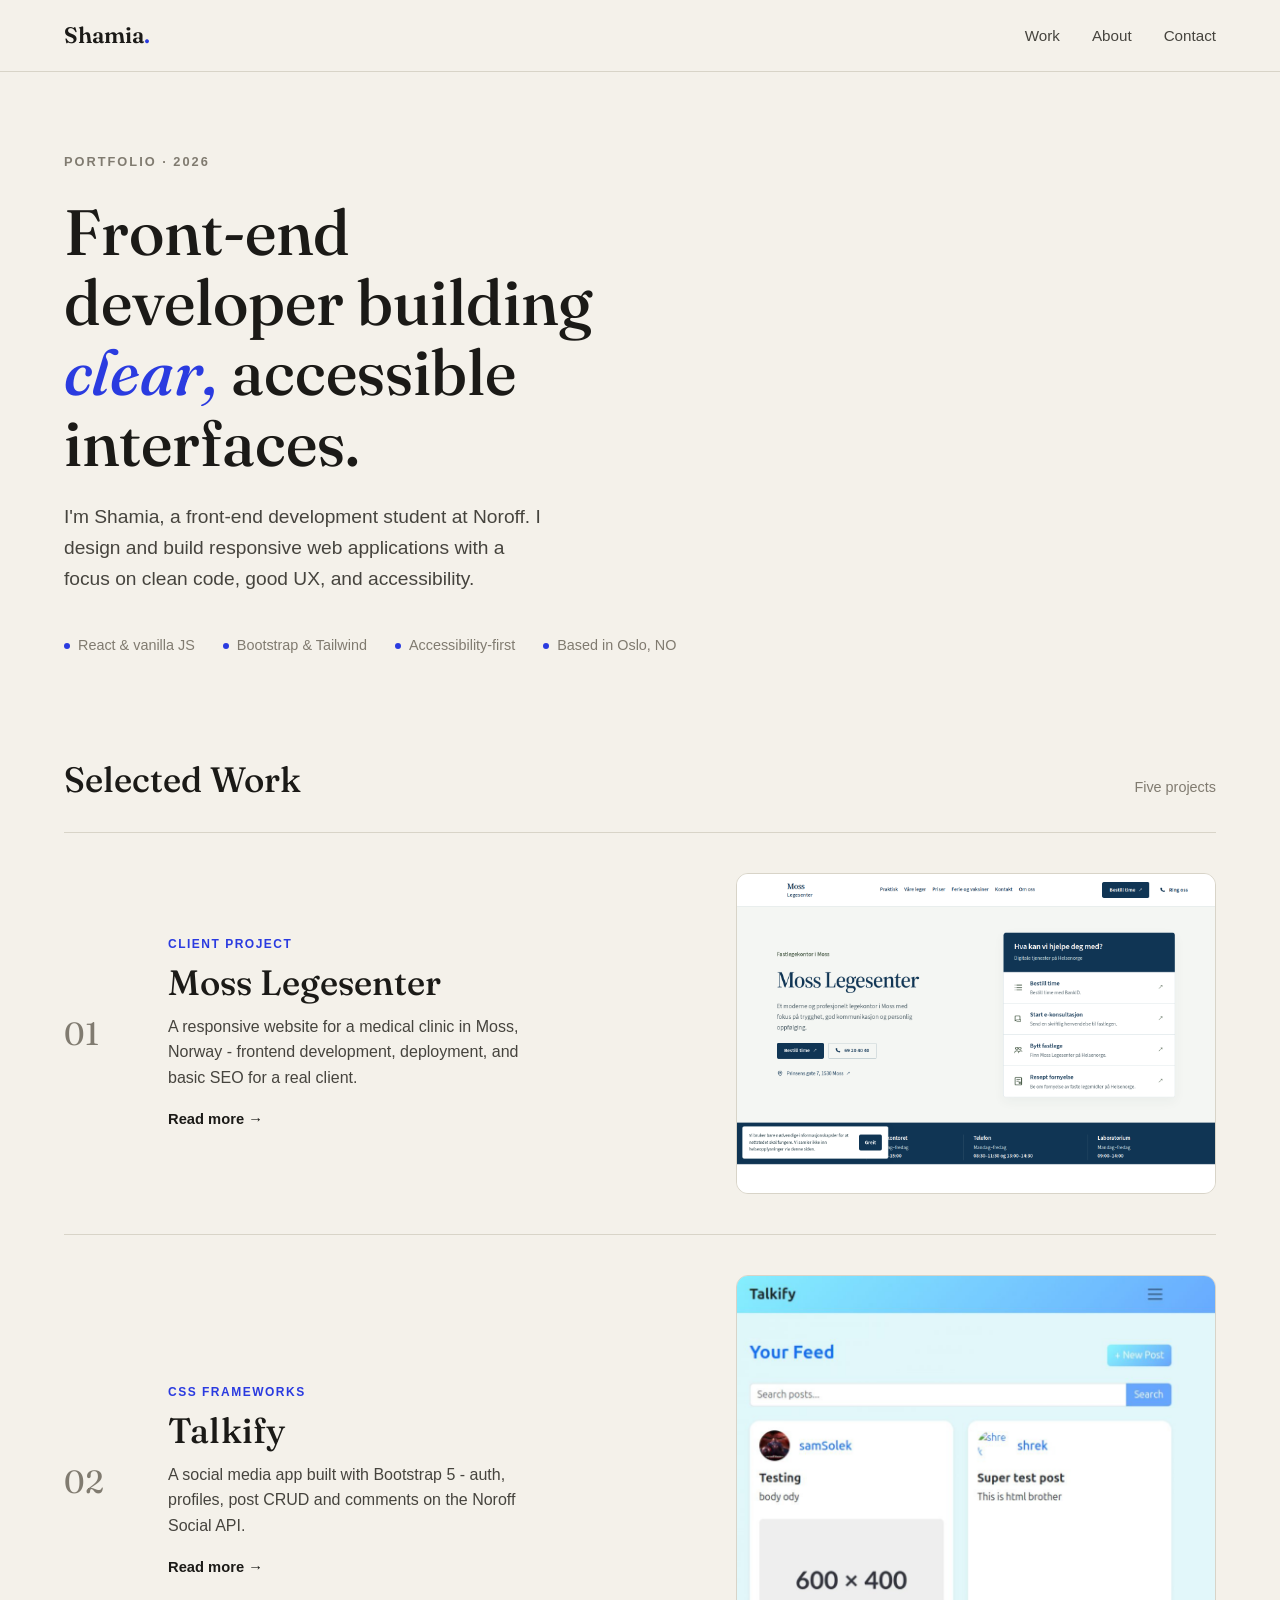
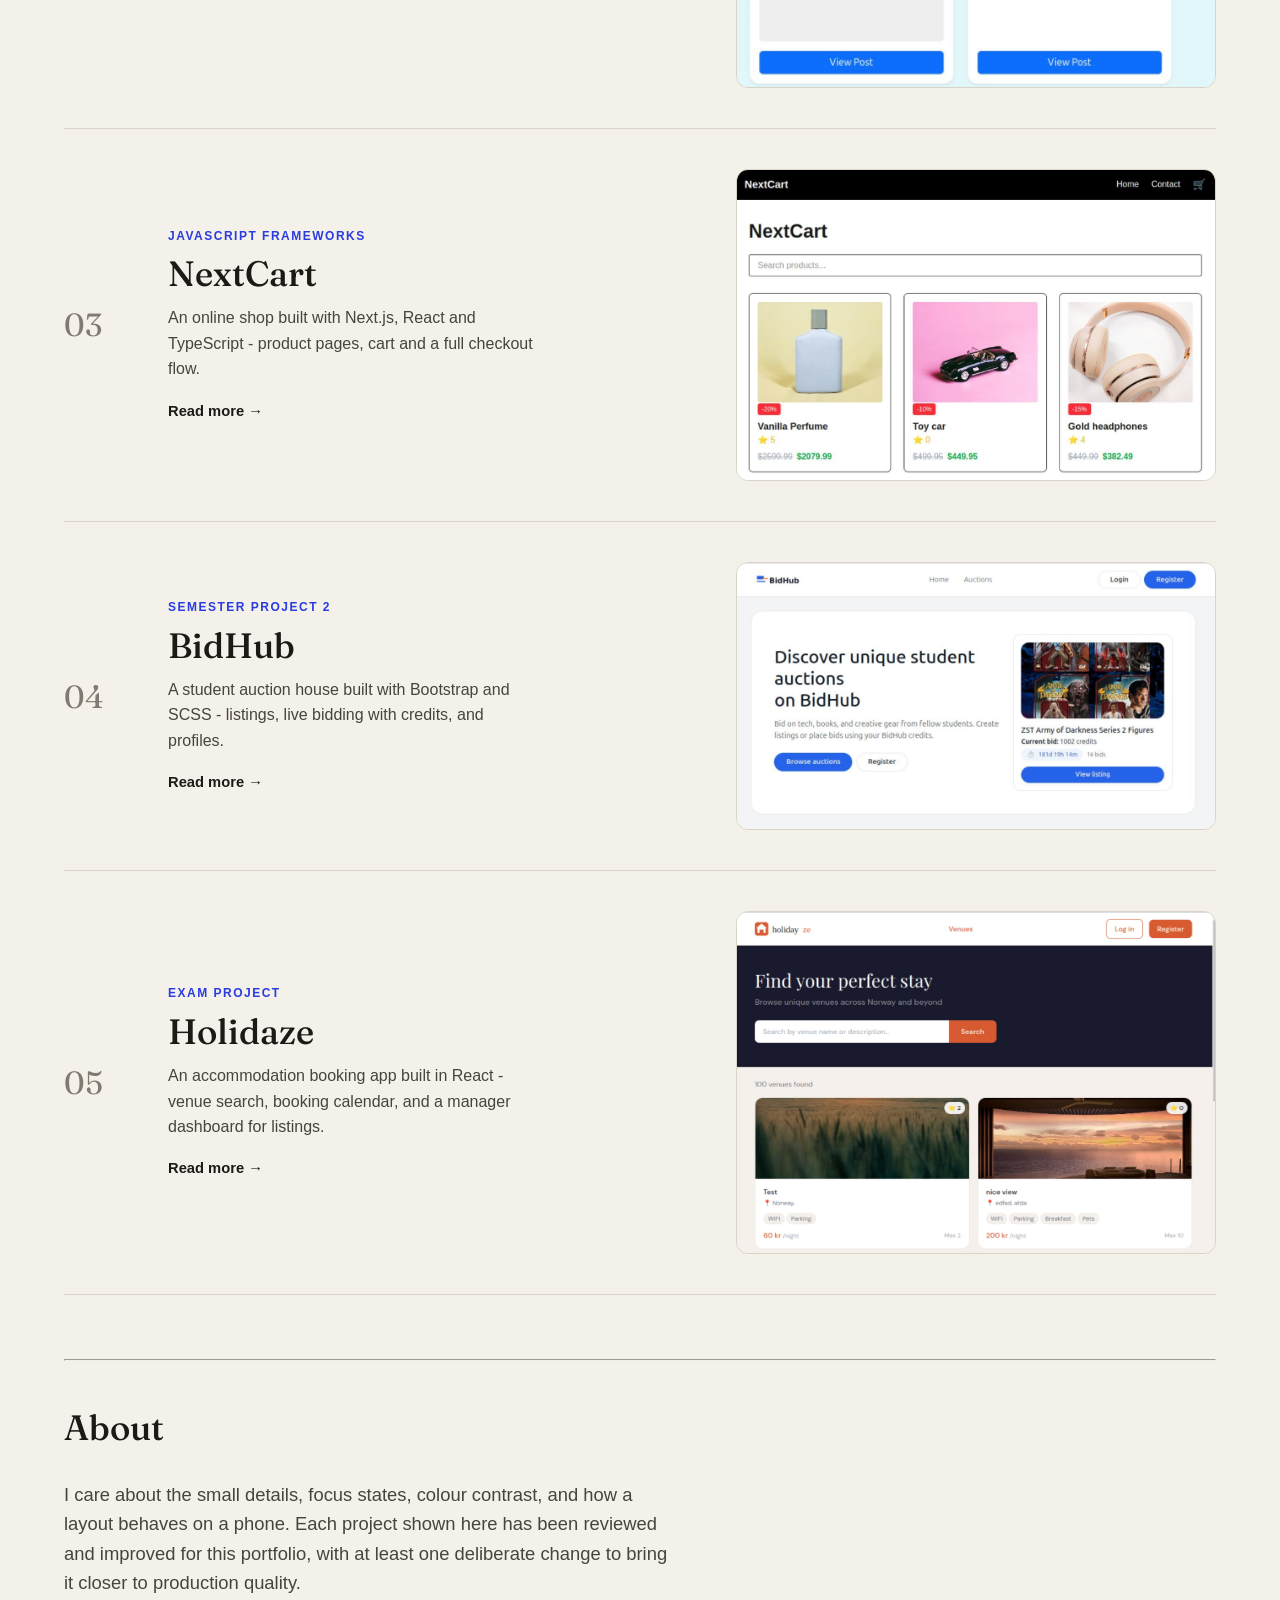
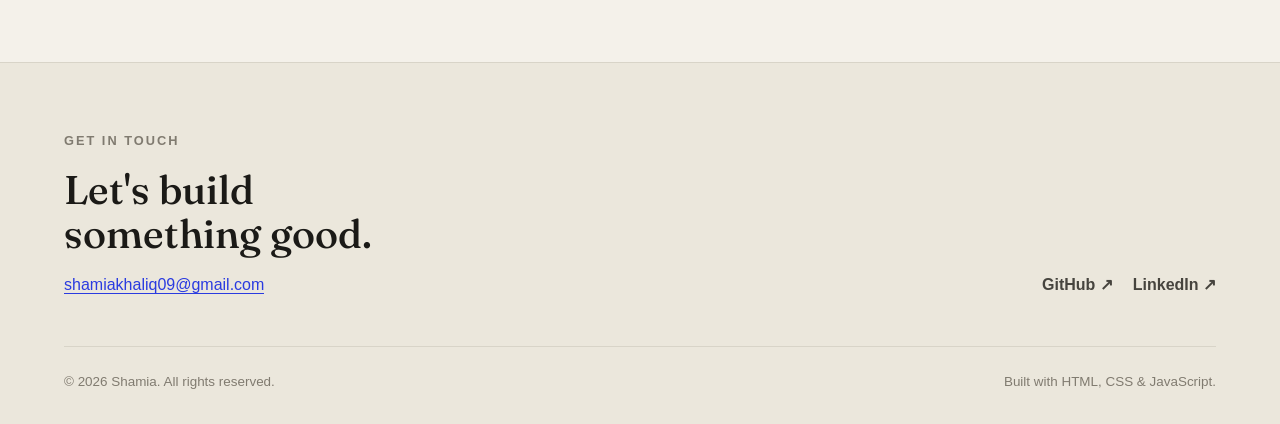
<file: index.html>
<!doctype html>
<html lang="en">
  <head>
    <meta charset="UTF-8" />
    <meta name="viewport" content="width=device-width, initial-scale=1.0" />
    <title>Shamia - Front-End Developer · Portfolio</title>
    <meta
      name="description"
      content="Portfolio of Shamia, front-end development student at Noroff. Featuring projects built with Bootstrap, React, and the Noroff APIs."
    />
    <link rel="icon" href="images/favicon.ico" />
    <link
      href="https://fonts.googleapis.com/css2?family=Fraunces:ital,opsz,wght@0,9..144,500;0,9..144,600;1,9..144,500&family=Hanken+Grotesque:wght@400;500;600;700&display=swap"
      rel="stylesheet"
    />
    <link rel="stylesheet" href="css/variables.css" />
    <link rel="stylesheet" href="css/styles.css" />
  </head>
  <body>
    <a class="skip-link" href="#work">Skip to projects</a>

    <header class="site-header">
      <div class="wrap nav">
        <a class="brand" href="index.html">Shamia<span class="dot">.</span></a>
        <button
          class="nav-toggle"
          aria-label="Toggle menu"
          aria-expanded="false"
        >
          ☰
        </button>
        <ul class="nav-links">
          <li><a href="#work">Work</a></li>
          <li><a href="#about">About</a></li>
          <li><a href="#contact">Contact</a></li>
        </ul>
      </div>
    </header>

    <main>
      <section class="hero wrap">
        <span class="eyebrow">Portfolio · 2026</span>
        <h1>
          Front-end developer building
          <span class="accent">clear,</span> accessible interfaces.
        </h1>
        <p class="hero-sub">
          I'm Shamia, a front-end development student at Noroff. I design and
          build responsive web applications with a focus on clean code, good UX,
          and accessibility.
        </p>
        <div class="hero-meta">
          <span><span class="dot-sep"></span> React &amp; vanilla JS</span>
          <span><span class="dot-sep"></span> Bootstrap &amp; Tailwind</span>
          <span><span class="dot-sep"></span> Accessibility-first</span>
          <span><span class="dot-sep"></span> Based in Oslo, NO</span>
        </div>
      </section>

      <section id="work" class="wrap">
        <div class="section-head">
          <h2>Selected Work</h2>
          <span class="count">Five projects</span>
        </div>

        <div class="work-list">
          <a class="card" href="project-moss-legesenter.html">
            <span class="card-index">01</span>
            <div class="card-body">
              <p class="card-kicker">Client Project</p>
              <h3 class="card-title">Moss Legesenter</h3>
              <p class="card-desc">
                A responsive website for a medical clinic in Moss, Norway -
                frontend development, deployment, and basic SEO for a real client.
              </p>
              <span class="read-more">Read more &rarr;</span>
            </div>
            <div class="card-media">
              <img
                src="images/moss-legesenter.png"
                alt="Screenshot of the Moss Legesenter medical clinic website"
                width="1440"
                height="960"
              />
            </div>
          </a>

          <a class="card" href="project-talkify.html">
            <span class="card-index">02</span>
            <div class="card-body">
              <p class="card-kicker">CSS Frameworks</p>
              <h3 class="card-title">Talkify</h3>
              <p class="card-desc">
                A social media app built with Bootstrap 5 - auth, profiles, post
                CRUD and comments on the Noroff Social API.
              </p>
              <span class="read-more">Read more &rarr;</span>
            </div>
            <div class="card-media">
              <img
                src="images/talkify.jpg"
                alt="Screenshot of the Talkify social media app"
                width="600"
                height="400"
              />
            </div>
          </a>

          <a class="card" href="project-nextcart.html">
            <span class="card-index">03</span>
            <div class="card-body">
              <p class="card-kicker">JavaScript Frameworks</p>
              <h3 class="card-title">NextCart</h3>
              <p class="card-desc">
                An online shop built with Next.js, React and TypeScript -
                product pages, cart and a full checkout flow.
              </p>
              <span class="read-more">Read more &rarr;</span>
            </div>
            <div class="card-media">
              <img
                src="images/nextcart.jpg"
                alt="Screenshot of the NextCart online shop"
                width="600"
                height="400"
              />
            </div>
          </a>

          <a class="card" href="project-bidhub.html">
            <span class="card-index">04</span>
            <div class="card-body">
              <p class="card-kicker">Semester Project 2</p>
              <h3 class="card-title">BidHub</h3>
              <p class="card-desc">
                A student auction house built with Bootstrap and SCSS -
                listings, live bidding with credits, and profiles.
              </p>
              <span class="read-more">Read more &rarr;</span>
            </div>
            <div class="card-media">
              <img
                src="images/bidhub.jpg"
                alt="Screenshot of the BidHub auction app"
                width="600"
                height="400"
              />
            </div>
          </a>

          <a class="card" href="project-holidaze.html">
            <span class="card-index">05</span>
            <div class="card-body">
              <p class="card-kicker">Exam Project</p>
              <h3 class="card-title">Holidaze</h3>
              <p class="card-desc">
                An accommodation booking app built in React - venue search,
                booking calendar, and a manager dashboard for listings.
              </p>
              <span class="read-more">Read more &rarr;</span>
            </div>
            <div class="card-media">
              <img
                src="images/holidaze.jpg"
                alt="Screenshot of the Holidaze booking app"
                width="1182"
                height="843"
              />
            </div>
          </a>
        </div>
      </section>

      <section id="about" class="wrap">
        <hr class="rule" />
        <div class="section-head">
          <h2>About</h2>
        </div>
        <p class="about-text">
          I care about the small details, focus states, colour contrast, and how
          a layout behaves on a phone. Each project shown here has been reviewed
          and improved for this portfolio, with at least one deliberate change
          to bring it closer to production quality.
        </p>
      </section>
    </main>

    <footer id="contact" class="site-footer">
      <div class="wrap">
        <div class="footer-grid">
          <div class="footer-cta">
            <span class="eyebrow">Get in touch</span>
            <h2>Let's build something good.</h2>
            <p class="footer-email">
              <a class="mail" href="mailto:shamiakhaliq09@gmail.com"
                >shamiakhaliq09@gmail.com</a
              >
            </p>
          </div>
          <ul class="footer-social">
            <li>
              <a
                href="https://github.com/Shamia702"
                target="_blank"
                rel="noopener noreferrer"
                >GitHub ↗</a
              >
            </li>
            <li>
              <a
                href="https://www.linkedin.com/in/shamia-shamia-6892a81a2/?skipRedirect=true"
                target="_blank"
                rel="noopener noreferrer"
                >LinkedIn ↗</a
              >
            </li>
          </ul>
        </div>
        <div class="footer-base">
          <span>© 2026 Shamia. All rights reserved.</span>
          <span>Built with HTML, CSS &amp; JavaScript.</span>
        </div>
      </div>
    </footer>

    <script src="js/script.js"></script>
  </body>
</html>
</file>
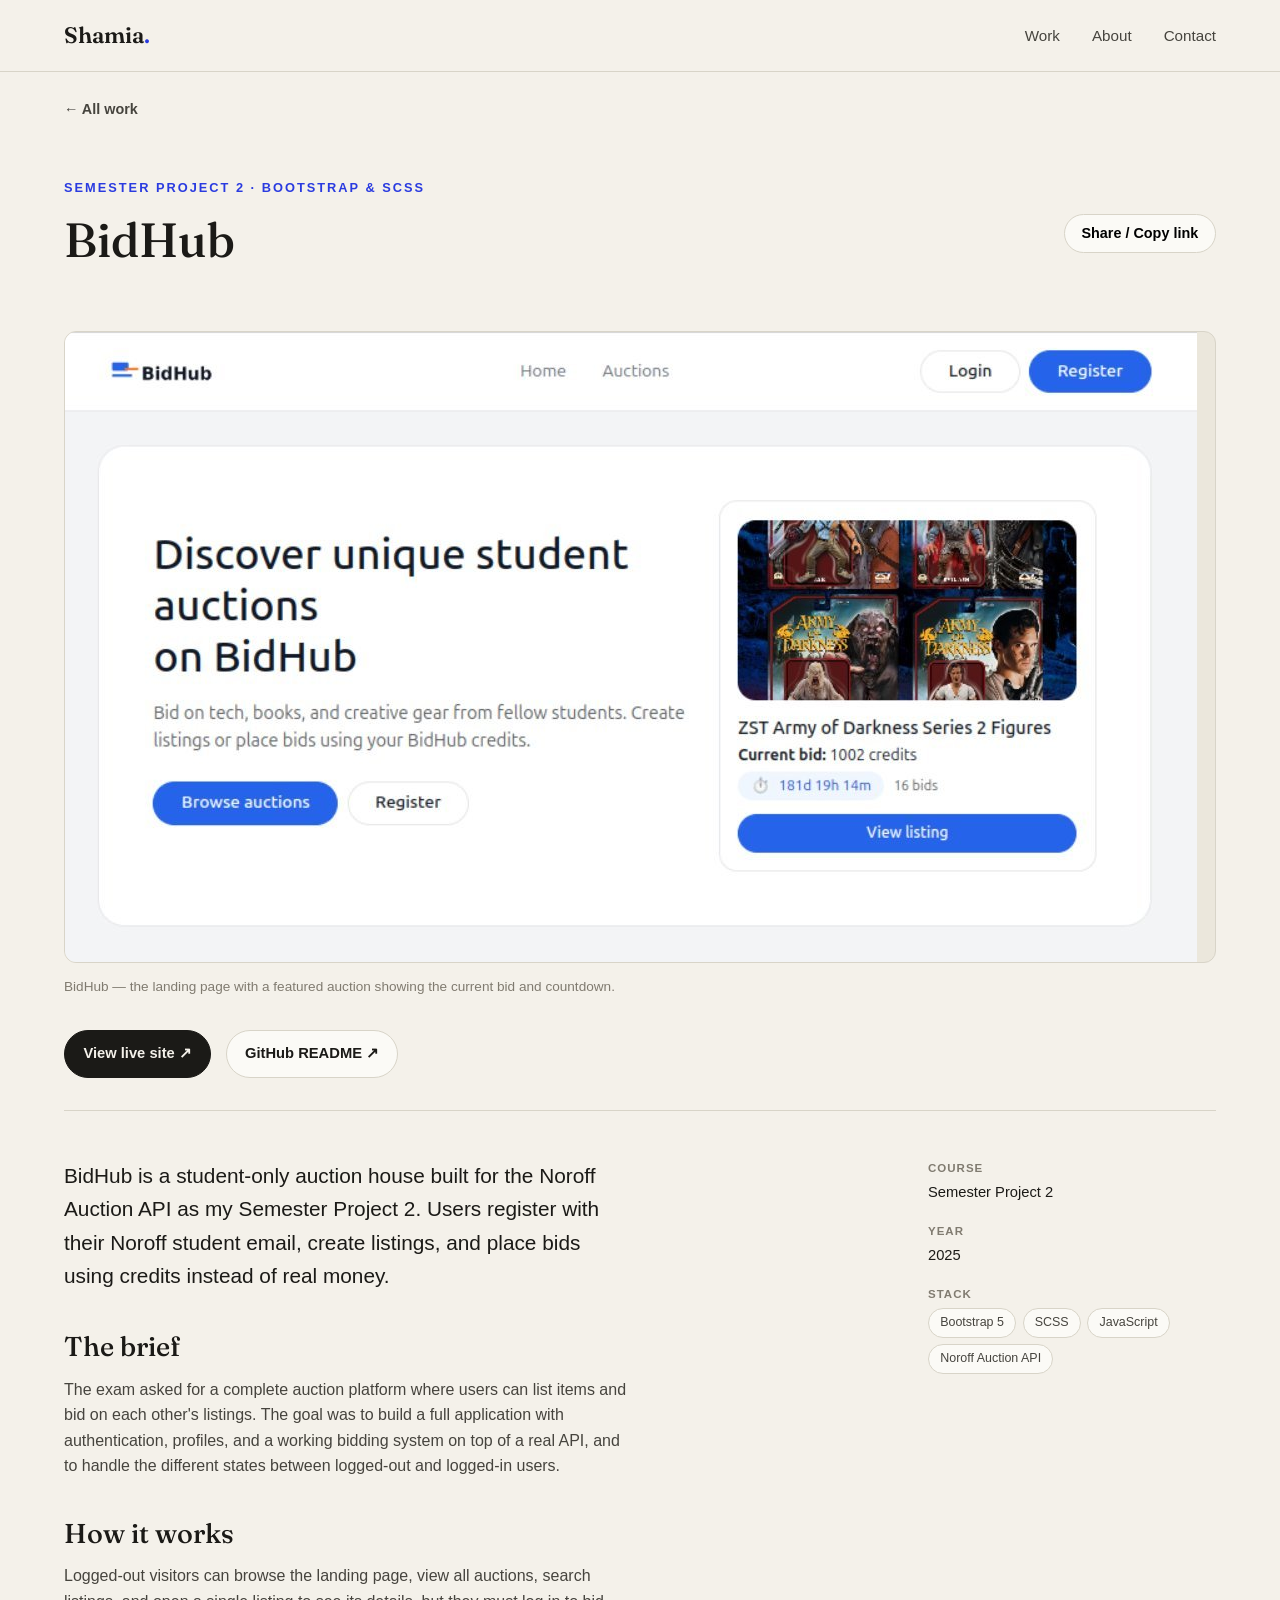
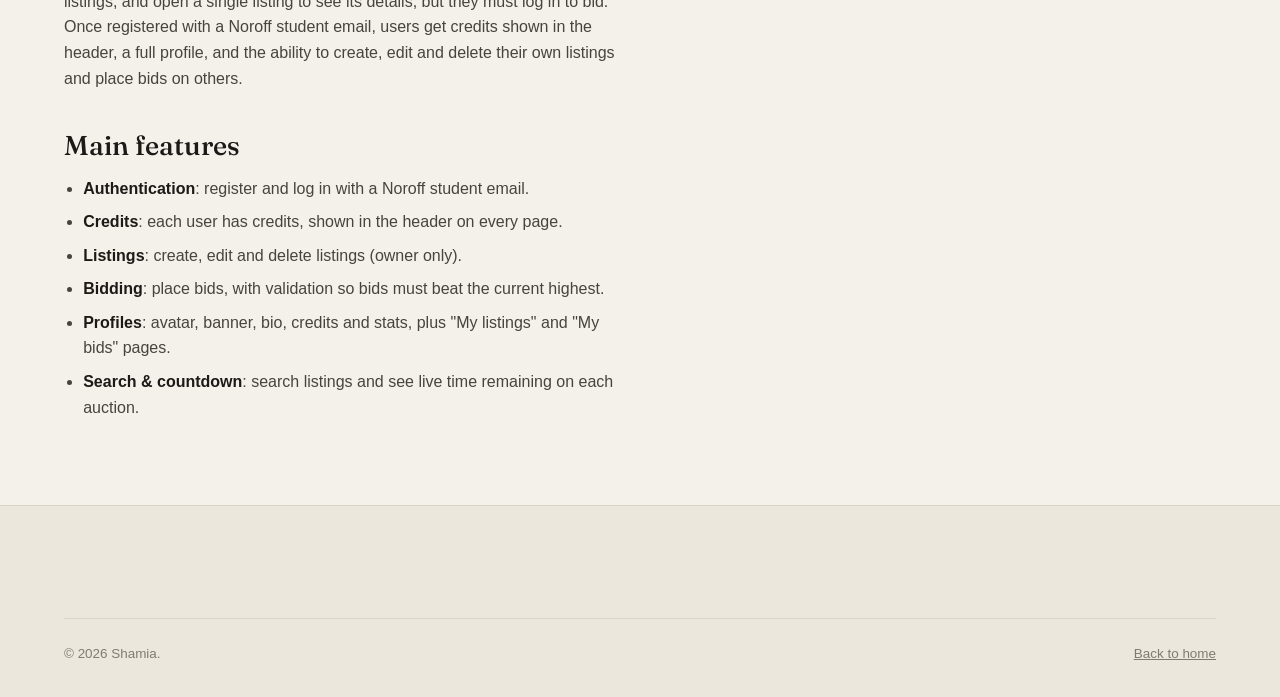
<file: project-bidhub.html>
<!doctype html>
<html lang="en">
  <head>
    <meta charset="UTF-8" />
    <meta name="viewport" content="width=device-width, initial-scale=1.0" />
    <title>BidHub — Semester Project 2 · Shamia</title>
    <meta
      name="description"
      content="BidHub: a student auction house built with Bootstrap 5 and SCSS, using the Noroff Auction API."
    />

    <link
      href="https://fonts.googleapis.com/css2?family=Fraunces:ital,opsz,wght@0,9..144,500;0,9..144,600;1,9..144,500&family=Hanken+Grotesque:wght@400;500;600;700&display=swap"
      rel="stylesheet"
    />
    <link rel="stylesheet" href="css/variables.css" />
    <link rel="stylesheet" href="css/styles.css" />
    <link rel="icon" href="images/favicon.ico" />
  </head>
  <body>
    <a class="skip-link" href="#main">Skip to content</a>

    <header class="site-header">
      <div class="wrap nav">
        <a class="brand" href="index.html">Shamia<span class="dot">.</span></a>
        <button
          class="nav-toggle"
          aria-label="Toggle menu"
          aria-expanded="false"
        >
          ☰
        </button>
        <ul class="nav-links">
          <li><a href="index.html#work">Work</a></li>
          <li><a href="index.html#about">About</a></li>
          <li><a href="index.html#contact">Contact</a></li>
        </ul>
      </div>
    </header>

    <main id="main">
      <article class="wrap">
        <div class="article-top">
          <a class="back-link" href="index.html#work">&larr; All work</a>
        </div>

        <header class="article-header">
          <p class="kicker">Semester Project 2 · Bootstrap &amp; SCSS</p>
          <div class="title-row">
            <h1 class="article-title">BidHub</h1>
            <button
              class="share-btn"
              type="button"
              aria-label="Copy link to this project"
            >
              <span class="share-label">Share / Copy link</span>
            </button>
          </div>
        </header>

        <figure class="article-figure">
          <div class="frame">
            <img
              src="images/bidhub.jpg"
              alt="The BidHub landing page showing the headline and a featured auction with its current bid"
              width="1132"
              height="630"
            />
          </div>
          <figcaption>
            BidHub — the landing page with a featured auction showing the
            current bid and countdown.
          </figcaption>
        </figure>

        <div class="article-links">
          <a
            class="ext-link primary"
            href="https://bidhub-site.netlify.app/"
            target="_blank"
            rel="noopener noreferrer"
            >View live site ↗</a
          >
          <a
            class="ext-link"
            href="https://github.com/Shamia702/SP2-BidHub#readme"
            target="_blank"
            rel="noopener noreferrer"
            >GitHub README ↗</a
          >
        </div>

        <div class="article-body">
          <div class="prose">
            <p class="lead">
              BidHub is a student-only auction house built for the Noroff
              Auction API as my Semester Project 2. Users register with their
              Noroff student email, create listings, and place bids using
              credits instead of real money.
            </p>

            <h2>The brief</h2>
            <p>
              The exam asked for a complete auction platform where users can
              list items and bid on each other's listings. The goal was to build
              a full application with authentication, profiles, and a working
              bidding system on top of a real API, and to handle the different
              states between logged-out and logged-in users.
            </p>

            <h2>How it works</h2>
            <p>
              Logged-out visitors can browse the landing page, view all
              auctions, search listings, and open a single listing to see its
              details, but they must log in to bid. Once registered with a
              Noroff student email, users get credits shown in the header, a
              full profile, and the ability to create, edit and delete their own
              listings and place bids on others.
            </p>

            <h2>Main features</h2>
            <ul>
              <li>
                <strong>Authentication</strong>: register and log in with a
                Noroff student email.
              </li>
              <li>
                <strong>Credits</strong>: each user has credits, shown in the
                header on every page.
              </li>
              <li>
                <strong>Listings</strong>: create, edit and delete listings
                (owner only).
              </li>
              <li>
                <strong>Bidding</strong>: place bids, with validation so bids
                must beat the current highest.
              </li>
              <li>
                <strong>Profiles</strong>: avatar, banner, bio, credits and
                stats, plus "My listings" and "My bids" pages.
              </li>
              <li>
                <strong>Search &amp; countdown</strong>: search listings and see
                live time remaining on each auction.
              </li>
            </ul>
          </div>

          <aside class="aside" aria-label="Project details">
            <dl>
              <div>
                <dt>Course</dt>
                <dd>Semester Project 2</dd>
              </div>
              <div>
                <dt>Year</dt>
                <dd>2025</dd>
              </div>
              <div>
                <dt>Stack</dt>
                <dd>
                  <div class="tag-row">
                    <span class="chip">Bootstrap 5</span>
                    <span class="chip">SCSS</span>
                    <span class="chip">JavaScript</span>
                    <span class="chip">Noroff Auction API</span>
                  </div>
                </dd>
              </div>
            </dl>
          </aside>
        </div>
      </article>
    </main>

    <footer class="site-footer">
      <div class="wrap">
        <div class="footer-base footer-base-simple">
          <span>© 2026 Shamia.</span>
          <span
            ><a href="index.html" class="footer-home-link"
              >Back to home</a
            ></span
          >
        </div>
      </div>
    </footer>

    <script src="js/script.js"></script>
  </body>
</html>
</file>
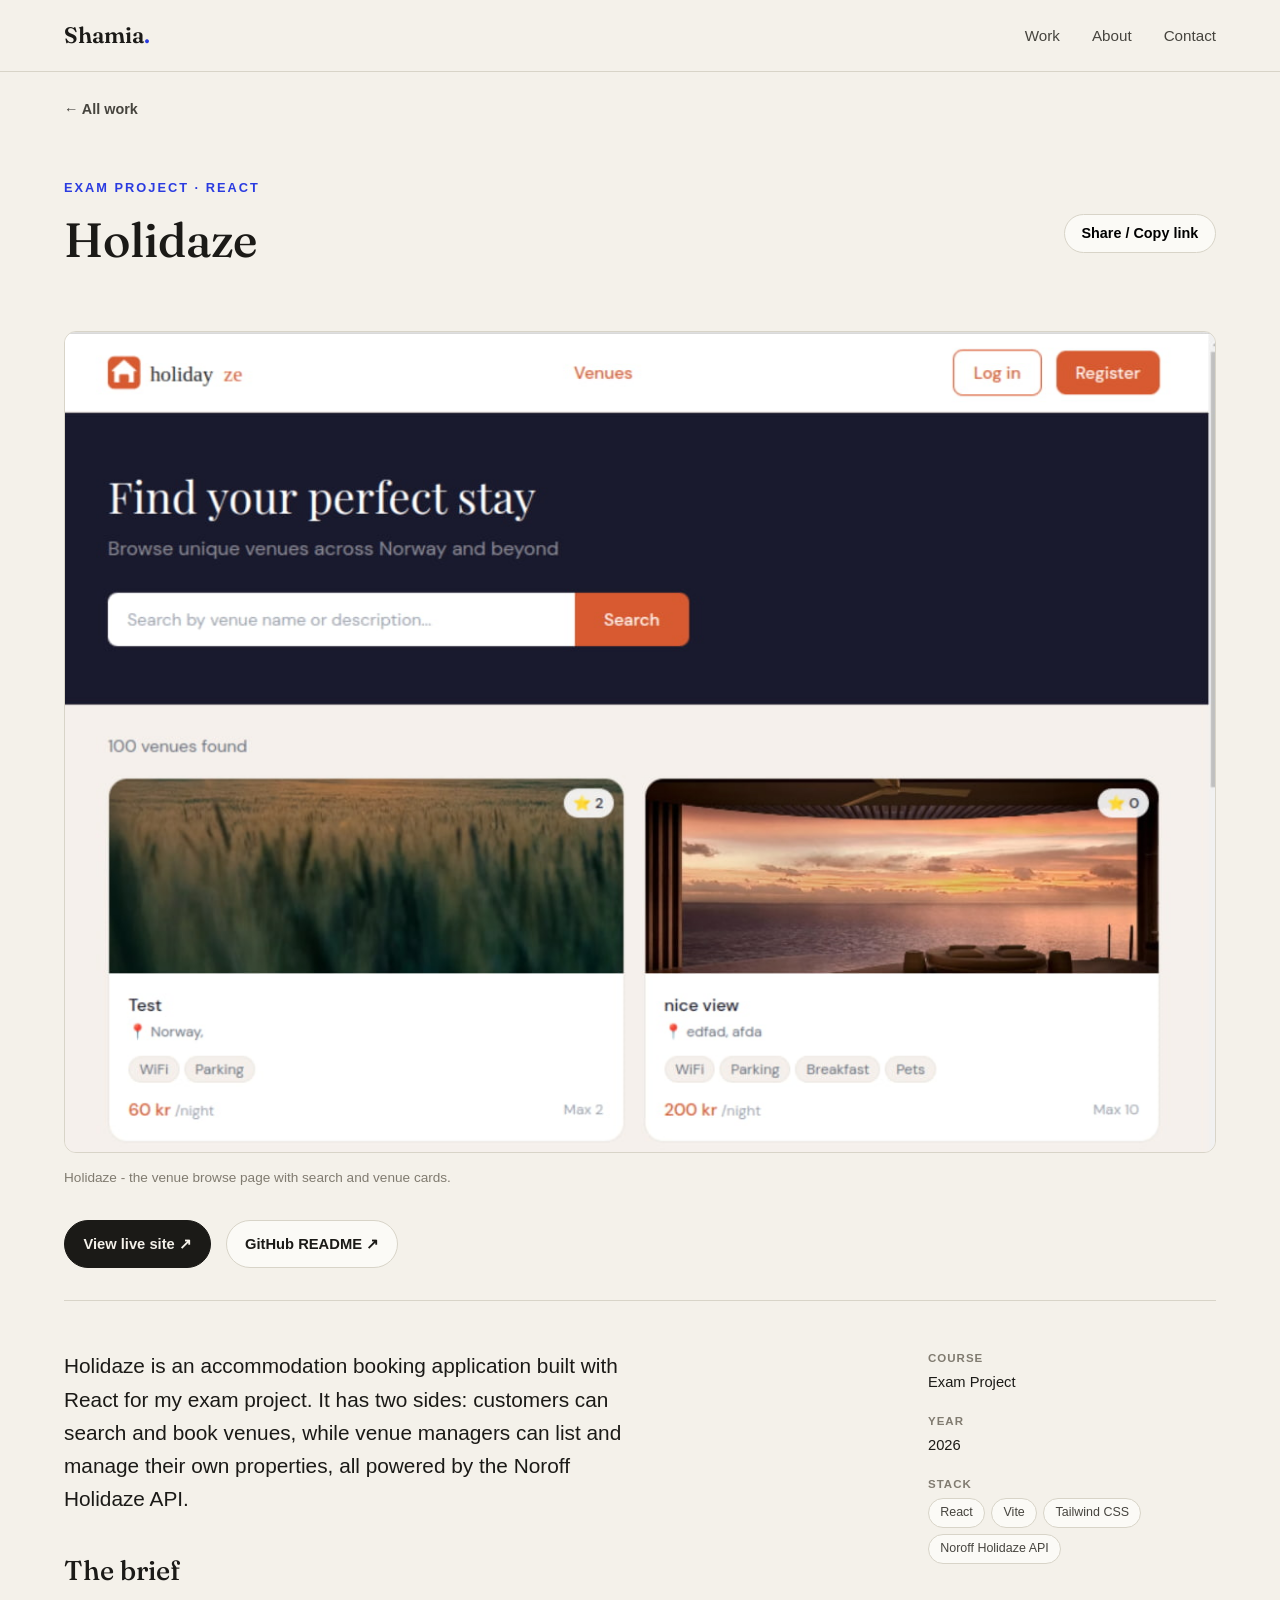
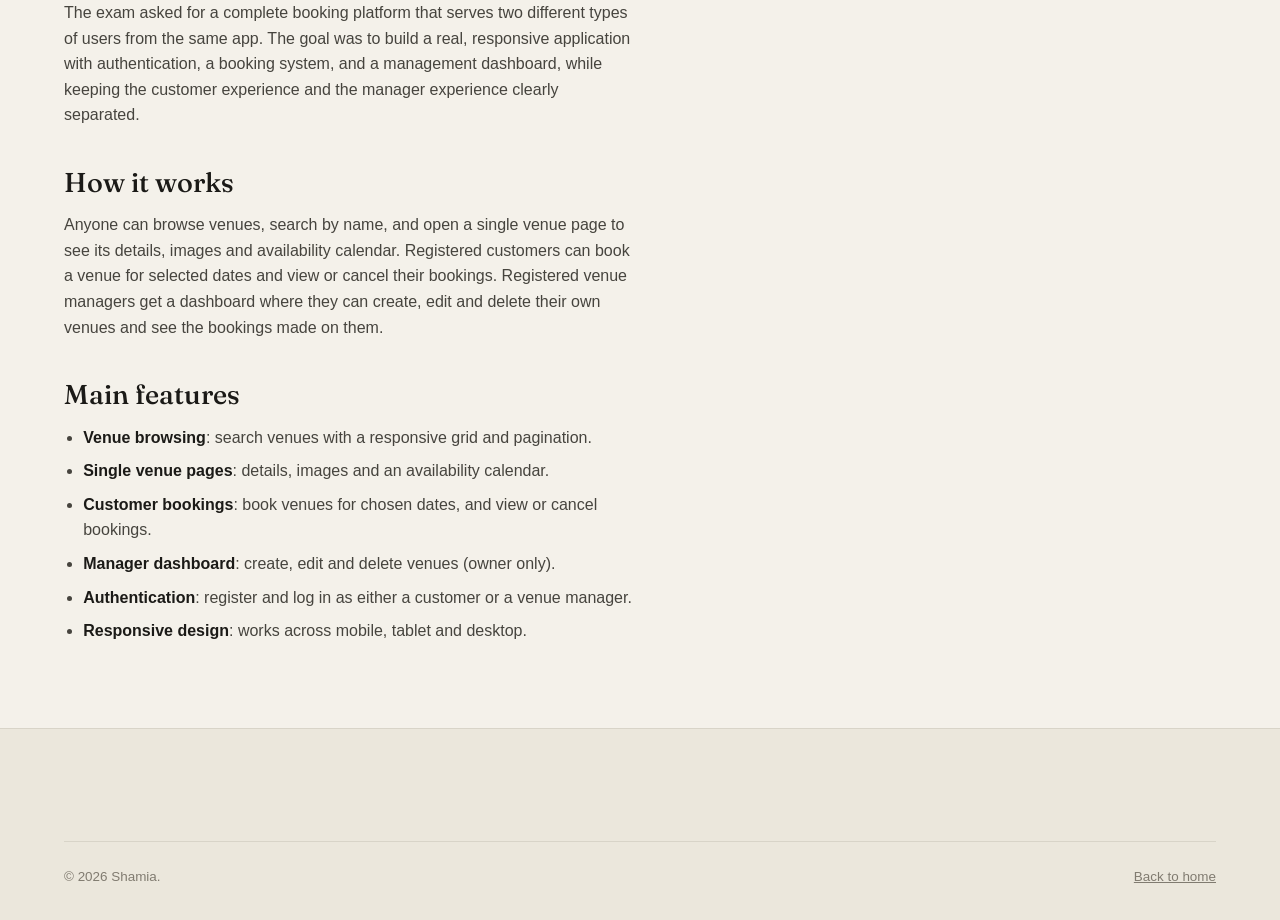
<file: project-holidaze.html>
<!doctype html>
<html lang="en">
  <head>
    <meta charset="UTF-8" />
    <meta name="viewport" content="width=device-width, initial-scale=1.0" />
    <title>Holidaze - Exam Project · Shamia</title>
    <meta
      name="description"
      content="Holidaze: an accommodation booking application built with React, Vite and Tailwind CSS, using the Noroff Holidaze API."
    />
    <link rel="icon" href="favicon.ico" type="image/x-icon" />

    <link
      href="https://fonts.googleapis.com/css2?family=Fraunces:ital,opsz,wght@0,9..144,500;0,9..144,600;1,9..144,500&family=Hanken+Grotesque:wght@400;500;600;700&display=swap"
      rel="stylesheet"
    />
    <link rel="stylesheet" href="css/variables.css" />
    <link rel="stylesheet" href="css/styles.css" />
  </head>
  <body>
    <a class="skip-link" href="#main">Skip to content</a>

    <header class="site-header">
      <div class="wrap nav">
        <a class="brand" href="index.html">Shamia<span class="dot">.</span></a>
        <button
          class="nav-toggle"
          aria-label="Toggle menu"
          aria-expanded="false"
        >
          ☰
        </button>
        <ul class="nav-links">
          <li><a href="index.html#work">Work</a></li>
          <li><a href="index.html#about">About</a></li>
          <li><a href="index.html#contact">Contact</a></li>
        </ul>
      </div>
    </header>

    <main id="main">
      <article class="wrap">
        <div class="article-top">
          <a class="back-link" href="index.html#work">&larr; All work</a>
        </div>

        <header class="article-header">
          <p class="kicker">Exam Project · React</p>
          <div class="title-row">
            <h1 class="article-title">Holidaze</h1>
            <button
              class="share-btn"
              type="button"
              aria-label="Copy link to this project"
            >
              <span class="share-label">Share / Copy link</span>
            </button>
          </div>
        </header>

        <figure class="article-figure">
          <div class="frame">
            <img
              src="images/holidaze.jpg"
              alt="The Holidaze venue browse page showing a search bar and venue cards"
              width="1182"
              height="843"
            />
          </div>
          <figcaption>
            Holidaze - the venue browse page with search and venue cards.
          </figcaption>
        </figure>

        <div class="article-links">
          <a
            class="ext-link primary"
            href="https://holidaze-booking-app.netlify.app"
            target="_blank"
            rel="noopener noreferrer"
            >View live site ↗</a
          >
          <a
            class="ext-link"
            href="https://github.com/Shamia702/holidaze-booking-pe2#readme"
            target="_blank"
            rel="noopener noreferrer"
            >GitHub README ↗</a
          >
        </div>

        <div class="article-body">
          <div class="prose">
            <p class="lead">
              Holidaze is an accommodation booking application built with React
              for my exam project. It has two sides: customers can search and
              book venues, while venue managers can list and manage their own
              properties, all powered by the Noroff Holidaze API.
            </p>

            <h2>The brief</h2>
            <p>
              The exam asked for a complete booking platform that serves two
              different types of users from the same app. The goal was to build
              a real, responsive application with authentication, a booking
              system, and a management dashboard, while keeping the customer
              experience and the manager experience clearly separated.
            </p>

            <h2>How it works</h2>
            <p>
              Anyone can browse venues, search by name, and open a single venue
              page to see its details, images and availability calendar.
              Registered customers can book a venue for selected dates and view
              or cancel their bookings. Registered venue managers get a
              dashboard where they can create, edit and delete their own venues
              and see the bookings made on them.
            </p>

            <h2>Main features</h2>
            <ul>
              <li>
                <strong>Venue browsing</strong>: search venues with a responsive
                grid and pagination.
              </li>
              <li>
                <strong>Single venue pages</strong>: details, images and an
                availability calendar.
              </li>
              <li>
                <strong>Customer bookings</strong>: book venues for chosen
                dates, and view or cancel bookings.
              </li>
              <li>
                <strong>Manager dashboard</strong>: create, edit and delete
                venues (owner only).
              </li>
              <li>
                <strong>Authentication</strong>: register and log in as either a
                customer or a venue manager.
              </li>
              <li>
                <strong>Responsive design</strong>: works across mobile, tablet
                and desktop.
              </li>
            </ul>
          </div>

          <aside class="aside" aria-label="Project details">
            <dl>
              <div>
                <dt>Course</dt>
                <dd>Exam Project</dd>
              </div>
              <div>
                <dt>Year</dt>
                <dd>2026</dd>
              </div>
              <div>
                <dt>Stack</dt>
                <dd>
                  <div class="tag-row">
                    <span class="chip">React</span>
                    <span class="chip">Vite</span>
                    <span class="chip">Tailwind CSS</span>
                    <span class="chip">Noroff Holidaze API</span>
                  </div>
                </dd>
              </div>
            </dl>
          </aside>
        </div>
      </article>
    </main>

    <footer class="site-footer">
      <div class="wrap">
        <div class="footer-base footer-base-simple">
          <span>© 2026 Shamia.</span>
          <span
            ><a href="index.html" class="footer-home-link"
              >Back to home</a
            ></span
          >
        </div>
      </div>
    </footer>

    <script src="js/script.js"></script>
  </body>
</html>
</file>
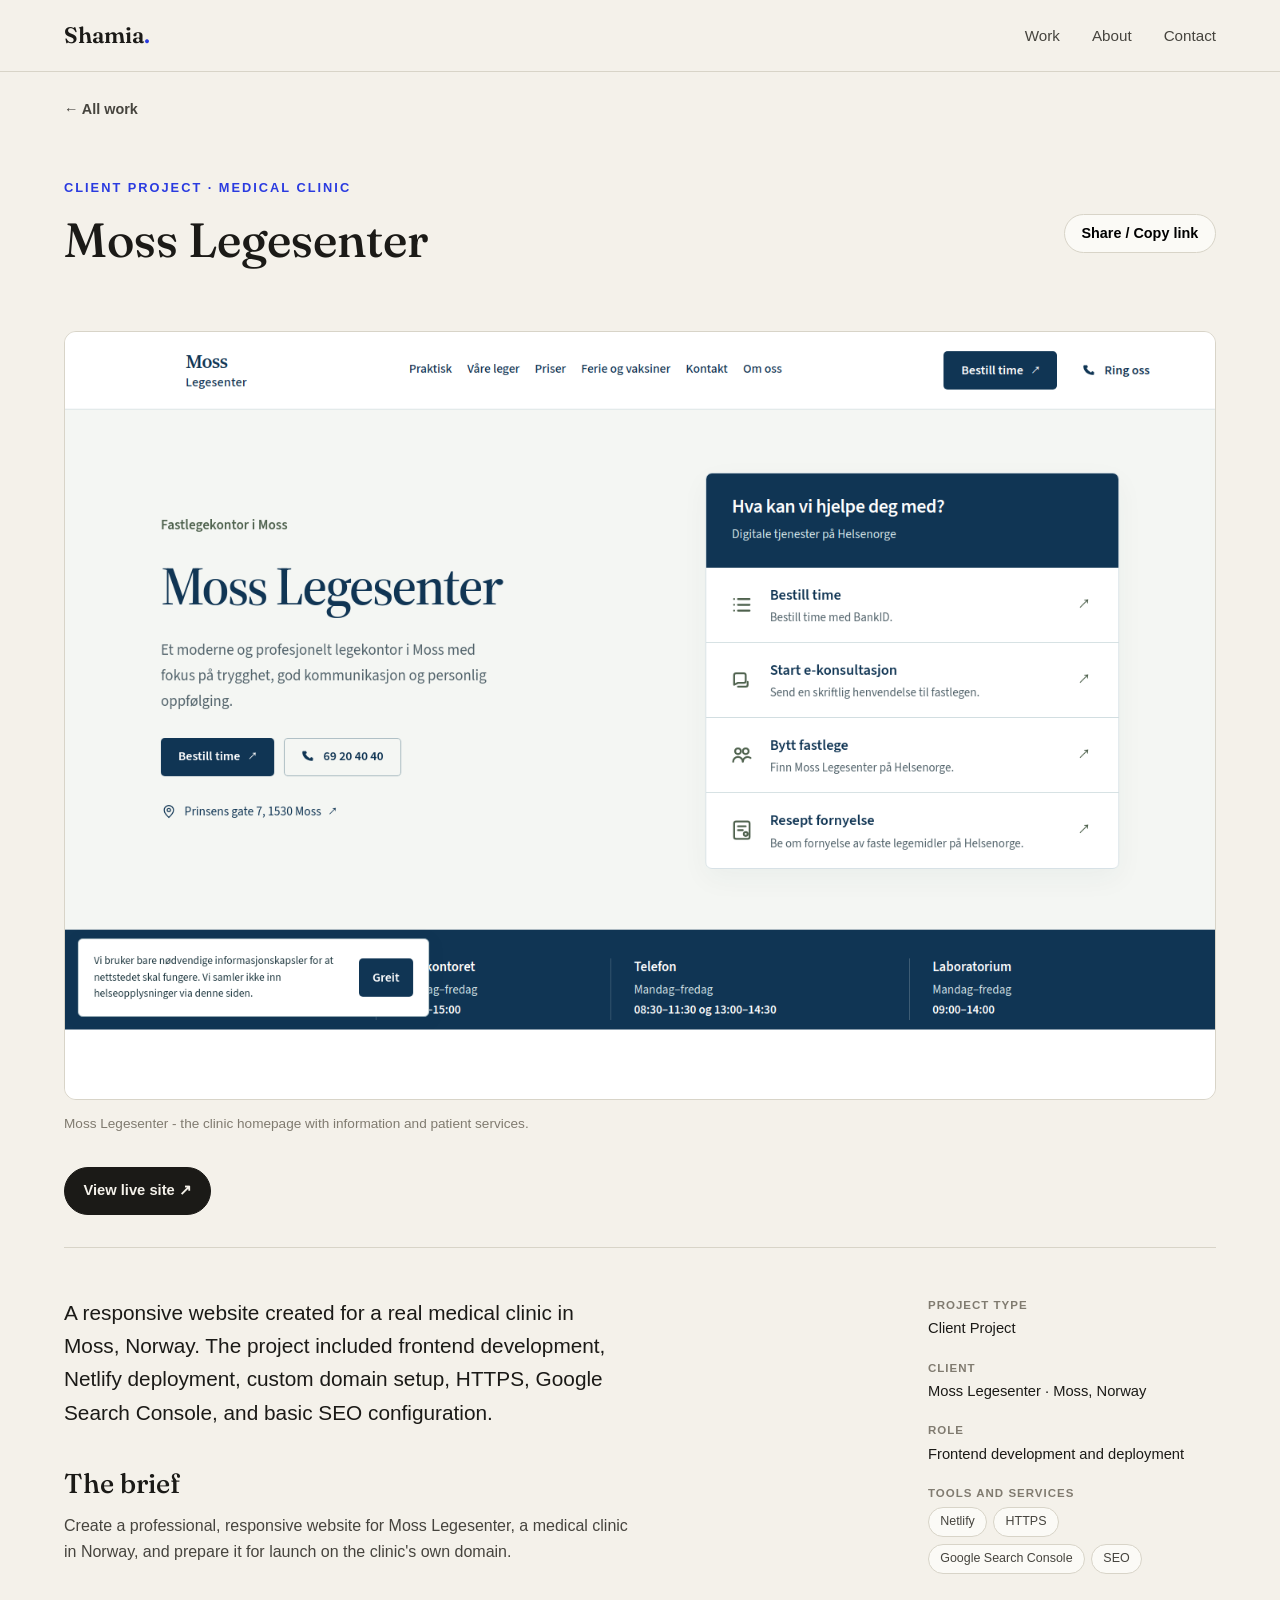
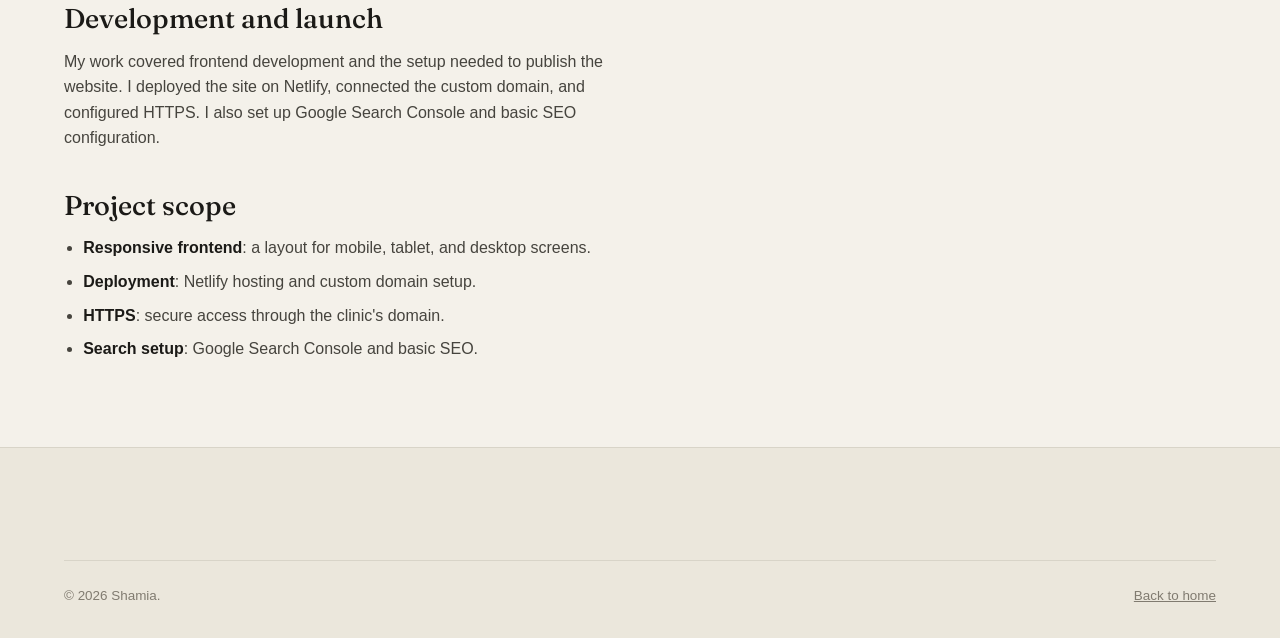
<file: project-moss-legesenter.html>
<!doctype html>
<html lang="en">
  <head>
    <meta charset="UTF-8" />
    <meta name="viewport" content="width=device-width, initial-scale=1.0" />
    <title>Moss Legesenter - Client Project · Shamia</title>
    <meta
      name="description"
      content="Moss Legesenter: a responsive website for a medical clinic in Moss, Norway, including frontend development, deployment, and basic SEO."
    />
    <link rel="icon" href="images/favicon.ico" type="image/x-icon" />

    <link
      href="https://fonts.googleapis.com/css2?family=Fraunces:ital,opsz,wght@0,9..144,500;0,9..144,600;1,9..144,500&family=Hanken+Grotesque:wght@400;500;600;700&display=swap"
      rel="stylesheet"
    />
    <link rel="stylesheet" href="css/variables.css" />
    <link rel="stylesheet" href="css/styles.css" />
  </head>
  <body>
    <a class="skip-link" href="#main">Skip to content</a>

    <header class="site-header">
      <div class="wrap nav">
        <a class="brand" href="index.html">Shamia<span class="dot">.</span></a>
        <button
          class="nav-toggle"
          aria-label="Toggle menu"
          aria-expanded="false"
        >
          ☰
        </button>
        <ul class="nav-links">
          <li><a href="index.html#work">Work</a></li>
          <li><a href="index.html#about">About</a></li>
          <li><a href="index.html#contact">Contact</a></li>
        </ul>
      </div>
    </header>

    <main id="main">
      <article class="wrap">
        <div class="article-top">
          <a class="back-link" href="index.html#work">&larr; All work</a>
        </div>

        <header class="article-header">
          <p class="kicker">Client Project · Medical Clinic</p>
          <div class="title-row">
            <h1 class="article-title">Moss Legesenter</h1>
            <button
              class="share-btn"
              type="button"
              aria-label="Copy link to this project"
            >
              <span class="share-label">Share / Copy link</span>
            </button>
          </div>
        </header>

        <figure class="article-figure">
          <div class="frame">
            <img
              src="images/moss-legesenter.png"
              alt="The Moss Legesenter homepage with clinic information and links to patient services"
              width="1440"
              height="960"
            />
          </div>
          <figcaption>
            Moss Legesenter - the clinic homepage with information and patient services.
          </figcaption>
        </figure>

        <div class="article-links">
          <a
            class="ext-link primary"
            href="https://mosslegesenter.no"
            target="_blank"
            rel="noopener noreferrer"
            >View live site ↗</a
          >
        </div>

        <div class="article-body">
          <div class="prose">
            <p class="lead">
              A responsive website created for a real medical clinic in Moss,
              Norway. The project included frontend development, Netlify
              deployment, custom domain setup, HTTPS, Google Search Console,
              and basic SEO configuration.
            </p>

            <h2>The brief</h2>
            <p>
              Create a professional, responsive website for Moss Legesenter,
              a medical clinic in Norway, and prepare it for launch on the
              clinic's own domain.
            </p>

            <h2>Development and launch</h2>
            <p>
              My work covered frontend development and the setup needed to
              publish the website. I deployed the site on Netlify, connected
              the custom domain, and configured HTTPS. I also set up Google
              Search Console and basic SEO configuration.
            </p>

            <h2>Project scope</h2>
            <ul>
              <li>
                <strong>Responsive frontend</strong>: a layout for mobile,
                tablet, and desktop screens.
              </li>
              <li>
                <strong>Deployment</strong>: Netlify hosting and custom domain setup.
              </li>
              <li>
                <strong>HTTPS</strong>: secure access through the clinic's domain.
              </li>
              <li>
                <strong>Search setup</strong>: Google Search Console and basic SEO.
              </li>
            </ul>
          </div>

          <aside class="aside" aria-label="Project details">
            <dl>
              <div>
                <dt>Project type</dt>
                <dd>Client Project</dd>
              </div>
              <div>
                <dt>Client</dt>
                <dd>Moss Legesenter · Moss, Norway</dd>
              </div>
              <div>
                <dt>Role</dt>
                <dd>Frontend development and deployment</dd>
              </div>
              <div>
                <dt>Tools and services</dt>
                <dd>
                  <div class="tag-row">
                    <span class="chip">Netlify</span>
                    <span class="chip">HTTPS</span>
                    <span class="chip">Google Search Console</span>
                    <span class="chip">SEO</span>
                  </div>
                </dd>
              </div>
            </dl>
          </aside>
        </div>
      </article>
    </main>

    <footer class="site-footer">
      <div class="wrap">
        <div class="footer-base footer-base-simple">
          <span>© 2026 Shamia.</span>
          <span
            ><a href="index.html" class="footer-home-link"
              >Back to home</a
            ></span
          >
        </div>
      </div>
    </footer>

    <script src="js/script.js"></script>
  </body>
</html>
</file>
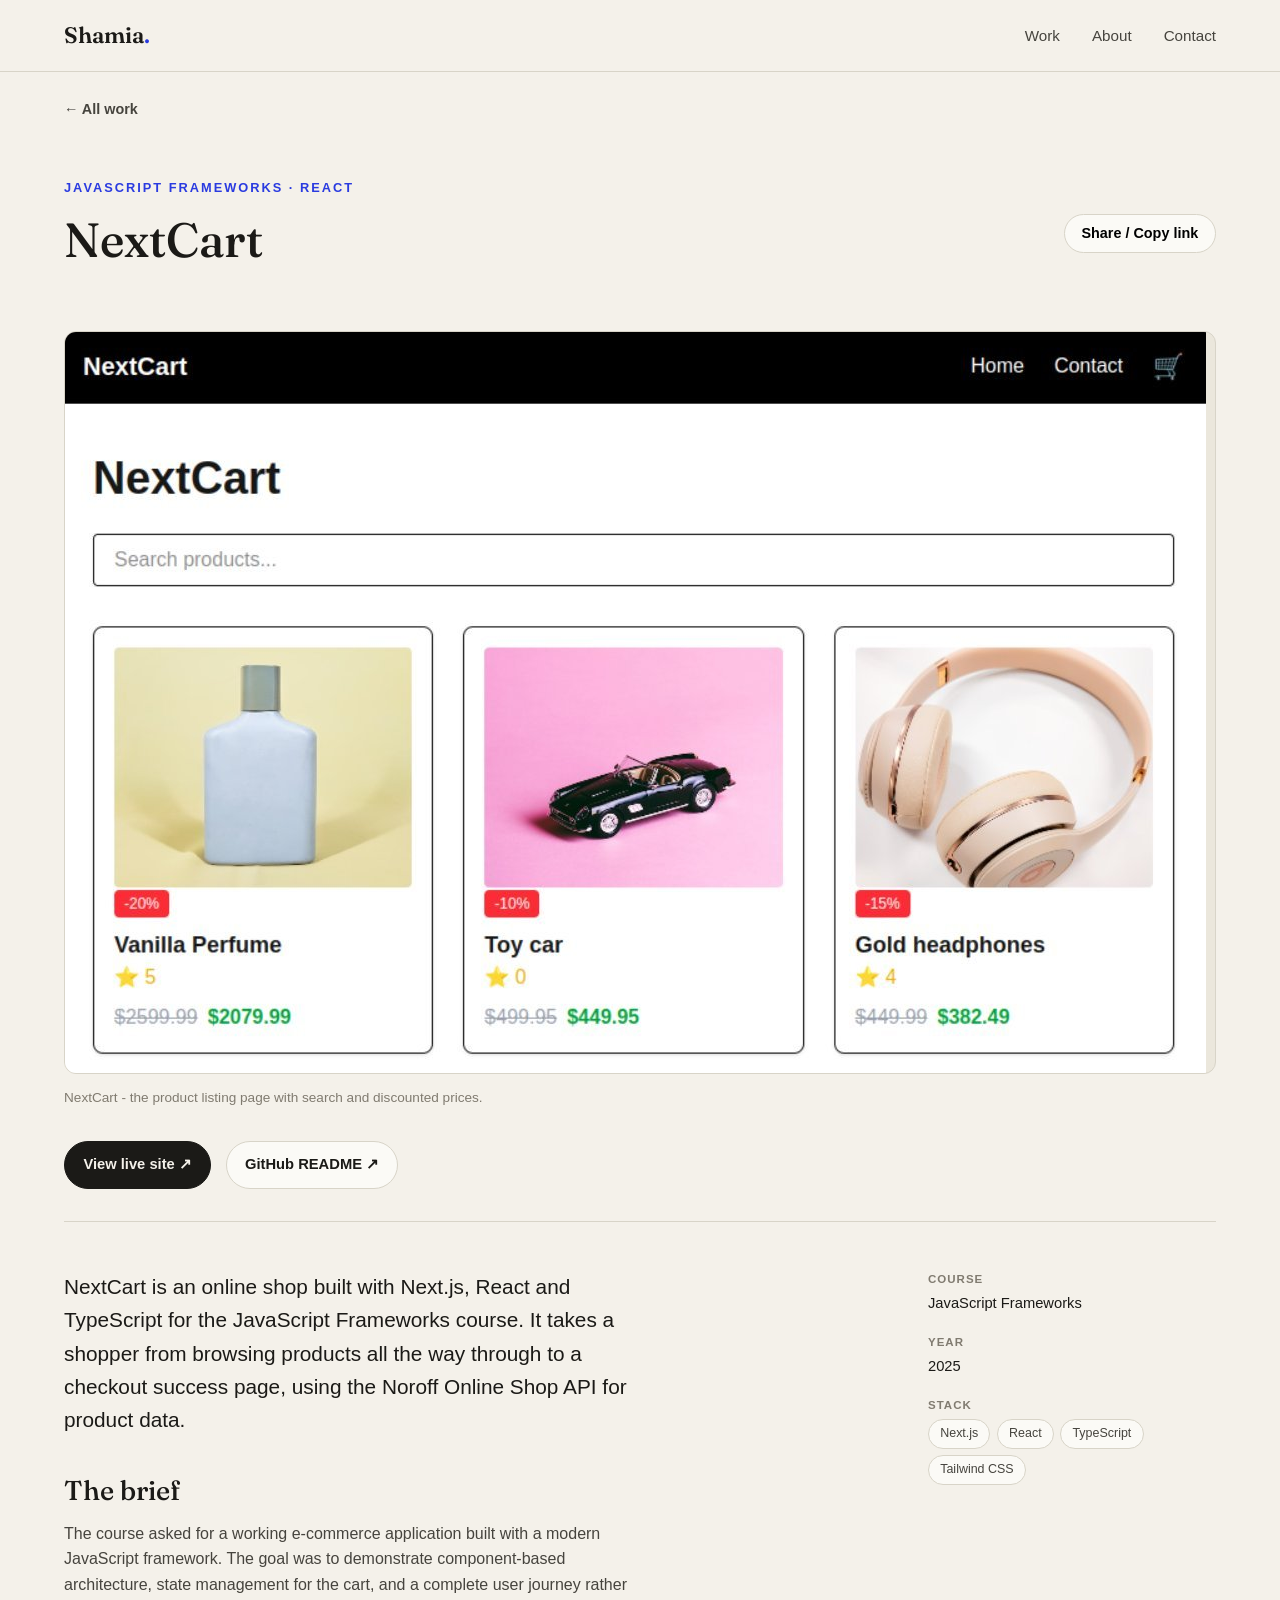
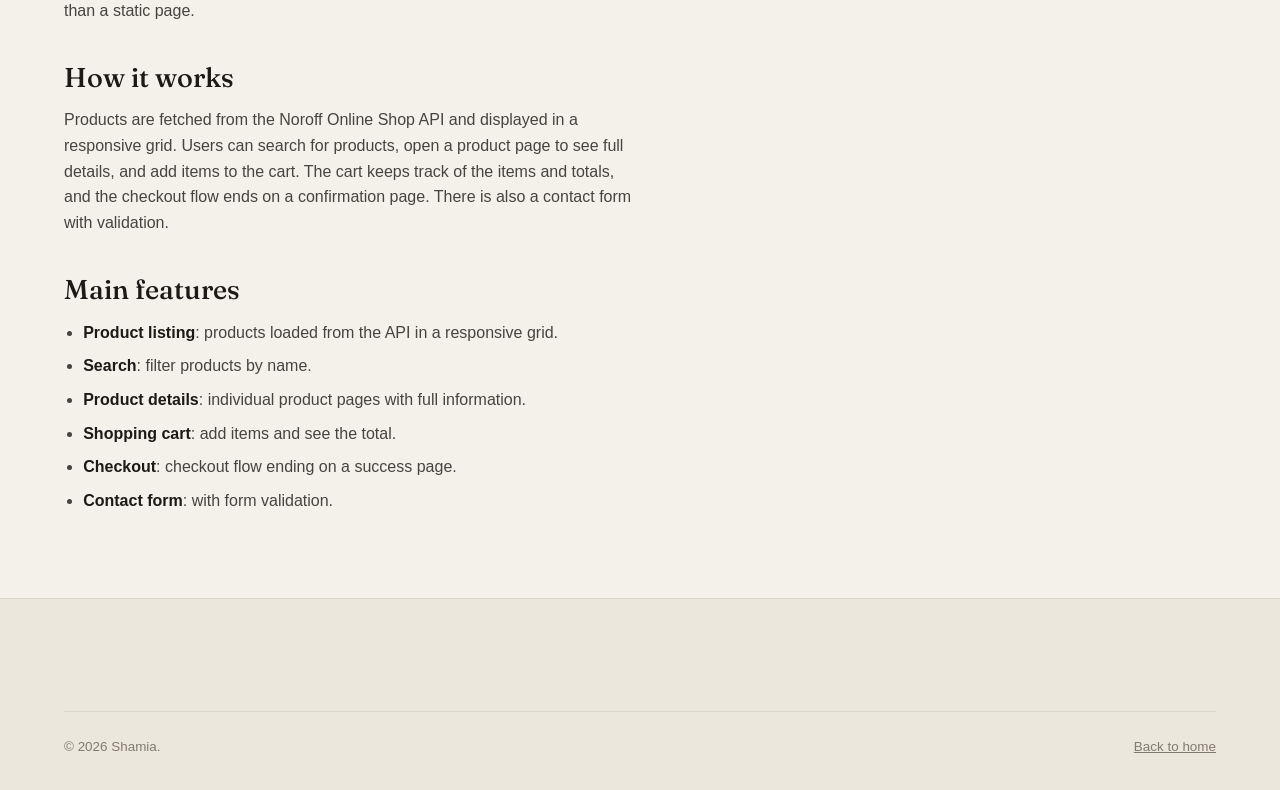
<file: project-nextcart.html>
<!doctype html>
<html lang="en">
  <head>
    <meta charset="UTF-8" />
    <meta name="viewport" content="width=device-width, initial-scale=1.0" />
    <title>NextCart - JavaScript Frameworks · Shamia</title>
    <meta
      name="description"
      content="NextCart: an online shop built with Next.js, React and TypeScript, using the Noroff Online Shop API."
    />

    <link
      href="https://fonts.googleapis.com/css2?family=Fraunces:ital,opsz,wght@0,9..144,500;0,9..144,600;1,9..144,500&family=Hanken+Grotesque:wght@400;500;600;700&display=swap"
      rel="stylesheet"
    />
    <link rel="stylesheet" href="css/variables.css" />
    <link rel="stylesheet" href="css/styles.css" />
    <link rel="icon" href="images/favicon.ico" />
  </head>
  <body>
    <a class="skip-link" href="#main">Skip to content</a>

    <header class="site-header">
      <div class="wrap nav">
        <a class="brand" href="index.html">Shamia<span class="dot">.</span></a>
        <button
          class="nav-toggle"
          aria-label="Toggle menu"
          aria-expanded="false"
        >
          ☰
        </button>
        <ul class="nav-links">
          <li><a href="index.html#work">Work</a></li>
          <li><a href="index.html#about">About</a></li>
          <li><a href="index.html#contact">Contact</a></li>
        </ul>
      </div>
    </header>

    <main id="main">
      <article class="wrap">
        <div class="article-top">
          <a class="back-link" href="index.html#work">&larr; All work</a>
        </div>

        <header class="article-header">
          <p class="kicker">JavaScript Frameworks · React</p>
          <div class="title-row">
            <h1 class="article-title">NextCart</h1>
            <button
              class="share-btn"
              type="button"
              aria-label="Copy link to this project"
            >
              <span class="share-label">Share / Copy link</span>
            </button>
          </div>
        </header>

        <figure class="article-figure">
          <div class="frame">
            <img
              src="images/nextcart.jpg"
              alt="The NextCart shop showing a product grid with prices and discount badges"
              width="1141"
              height="741"
            />
          </div>
          <figcaption>
            NextCart - the product listing page with search and discounted
            prices.
          </figcaption>
        </figure>

        <div class="article-links">
          <a
            class="ext-link primary"
            href="https://jsfw-2025-v1-shamia-s-javascript-fr.vercel.app/"
            target="_blank"
            rel="noopener noreferrer"
            >View live site ↗</a
          >
          <a
            class="ext-link"
            href="https://github.com/NoroffFEU/jsfw-2025-v1-shamia-s-javascript-frameworks-ca#readme"
            target="_blank"
            rel="noopener noreferrer"
            >GitHub README ↗</a
          >
        </div>

        <div class="article-body">
          <div class="prose">
            <p class="lead">
              NextCart is an online shop built with Next.js, React and
              TypeScript for the JavaScript Frameworks course. It takes a
              shopper from browsing products all the way through to a checkout
              success page, using the Noroff Online Shop API for product data.
            </p>

            <h2>The brief</h2>
            <p>
              The course asked for a working e-commerce application built with a
              modern JavaScript framework. The goal was to demonstrate
              component-based architecture, state management for the cart, and a
              complete user journey rather than a static page.
            </p>

            <h2>How it works</h2>
            <p>
              Products are fetched from the Noroff Online Shop API and displayed
              in a responsive grid. Users can search for products, open a
              product page to see full details, and add items to the cart. The
              cart keeps track of the items and totals, and the checkout flow
              ends on a confirmation page. There is also a contact form with
              validation.
            </p>

            <h2>Main features</h2>
            <ul>
              <li>
                <strong>Product listing</strong>: products loaded from the API
                in a responsive grid.
              </li>
              <li><strong>Search</strong>: filter products by name.</li>
              <li>
                <strong>Product details</strong>: individual product pages with
                full information.
              </li>
              <li>
                <strong>Shopping cart</strong>: add items and see the total.
              </li>
              <li>
                <strong>Checkout</strong>: checkout flow ending on a success
                page.
              </li>
              <li><strong>Contact form</strong>: with form validation.</li>
            </ul>
          </div>

          <aside class="aside" aria-label="Project details">
            <dl>
              <div>
                <dt>Course</dt>
                <dd>JavaScript Frameworks</dd>
              </div>
              <div>
                <dt>Year</dt>
                <dd>2025</dd>
              </div>
              <div>
                <dt>Stack</dt>
                <dd>
                  <div class="tag-row">
                    <span class="chip">Next.js</span>
                    <span class="chip">React</span>
                    <span class="chip">TypeScript</span>
                    <span class="chip">Tailwind CSS</span>
                  </div>
                </dd>
              </div>
            </dl>
          </aside>
        </div>
      </article>
    </main>

    <footer class="site-footer">
      <div class="wrap">
        <div class="footer-base footer-base-simple">
          <span>© 2026 Shamia.</span>
          <span
            ><a href="index.html" class="footer-home-link"
              >Back to home</a
            ></span
          >
        </div>
      </div>
    </footer>

    <script src="js/script.js"></script>
  </body>
</html>
</file>
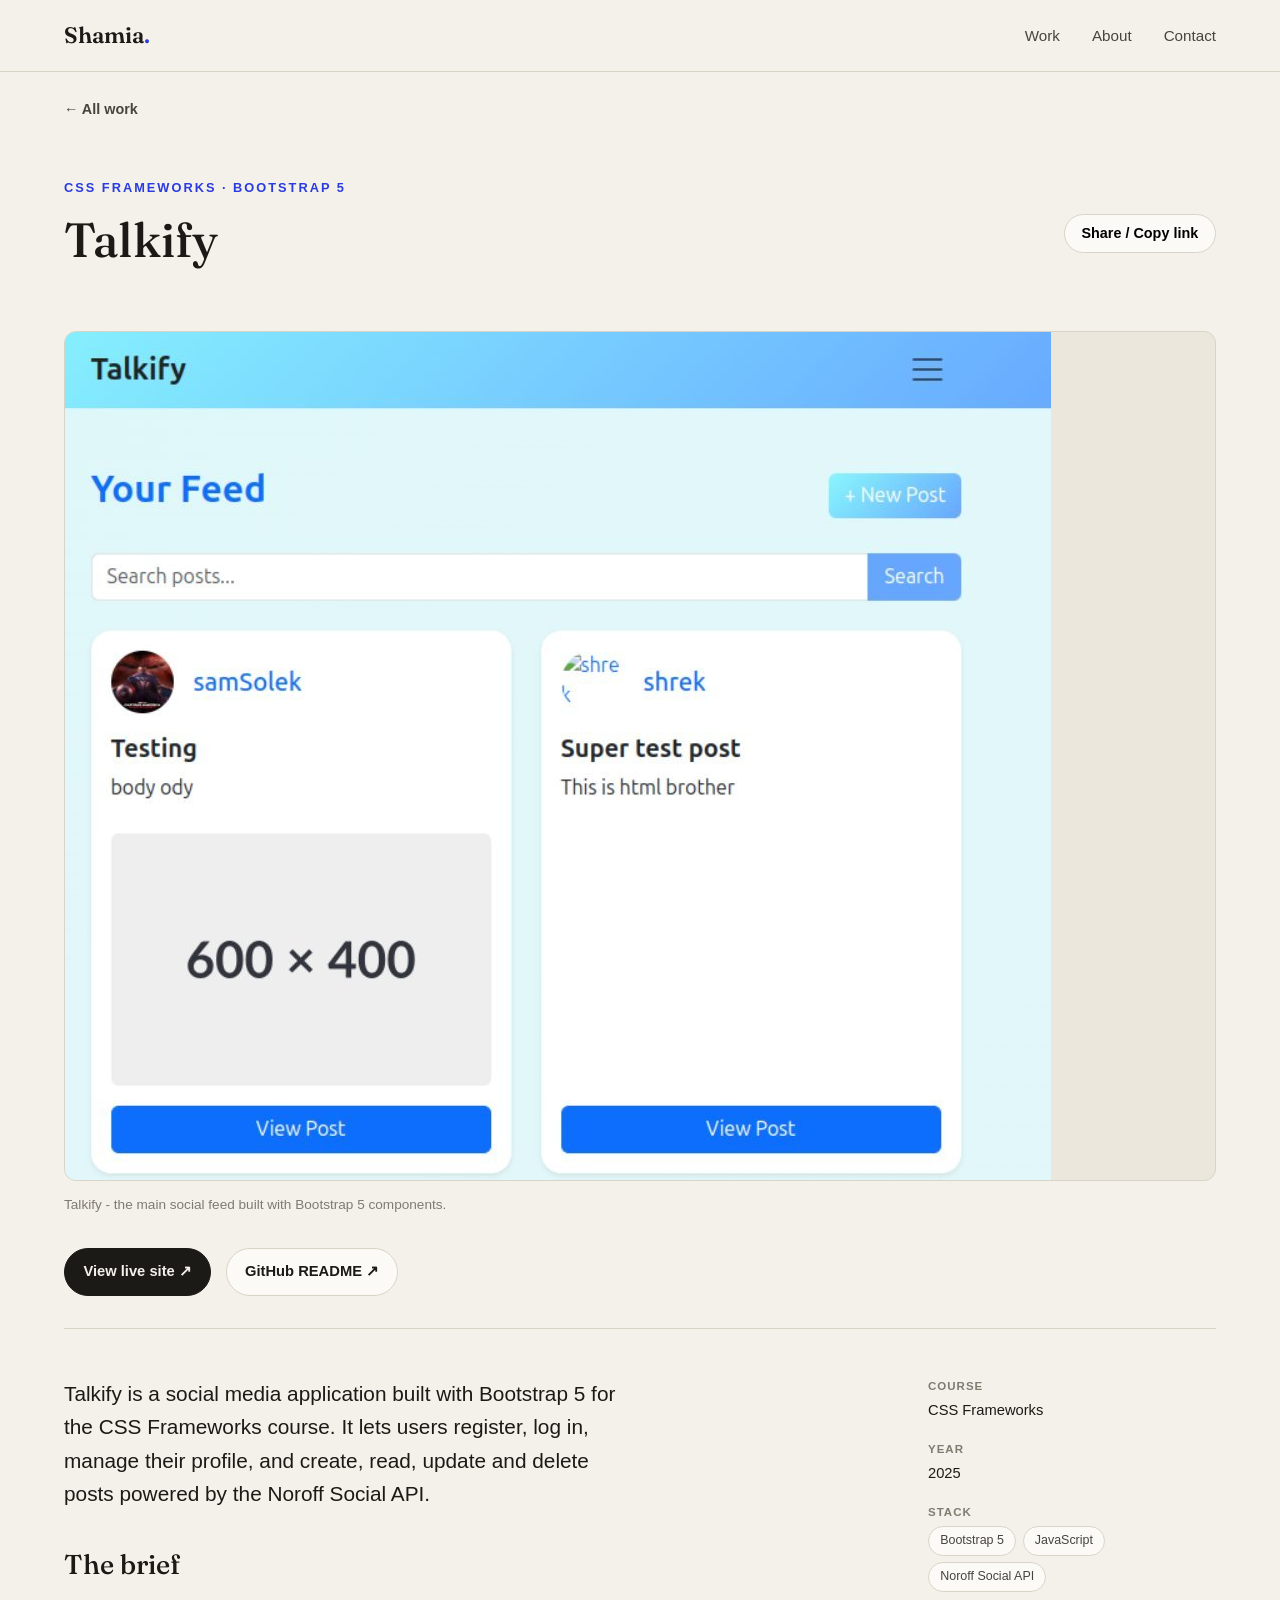
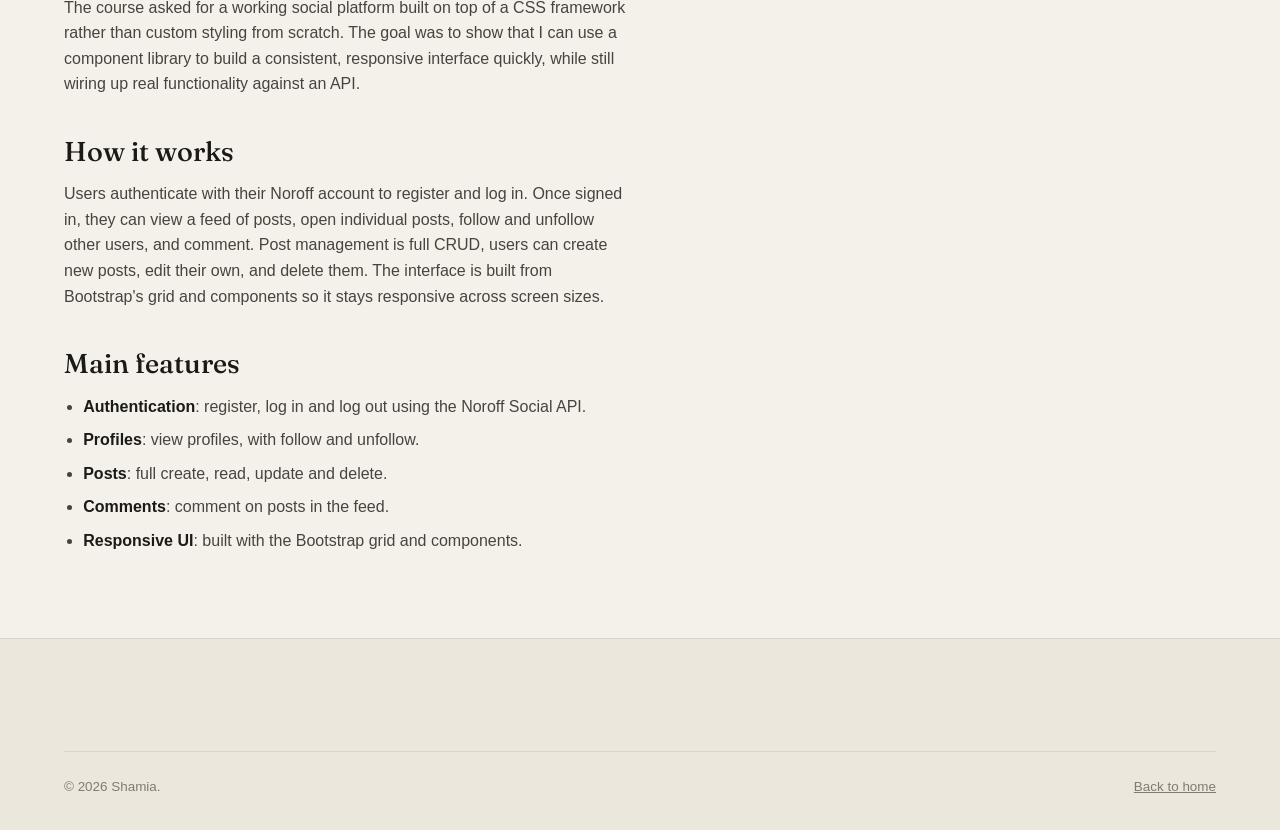
<file: project-talkify.html>
<!doctype html>
<html lang="en">
  <head>
    <meta charset="UTF-8" />
    <meta name="viewport" content="width=device-width, initial-scale=1.0" />
    <title>Talkify - CSS Frameworks · Shamia</title>
    <meta
      name="description"
      content="Talkify: a social media application built with Bootstrap 5 and the Noroff Social API."
    />

    <link
      href="https://fonts.googleapis.com/css2?family=Fraunces:ital,opsz,wght@0,9..144,500;0,9..144,600;1,9..144,500&family=Hanken+Grotesque:wght@400;500;600;700&display=swap"
      rel="stylesheet"
    />
    <link rel="stylesheet" href="css/variables.css" />
    <link rel="stylesheet" href="css/styles.css" />
    <link rel="icon" href="images/favicon.ico" />
  </head>
  <body>
    <a class="skip-link" href="#main">Skip to content</a>

    <header class="site-header">
      <div class="wrap nav">
        <a class="brand" href="index.html">Shamia<span class="dot">.</span></a>
        <button
          class="nav-toggle"
          aria-label="Toggle menu"
          aria-expanded="false"
        >
          ☰
        </button>
        <ul class="nav-links">
          <li><a href="index.html#work">Work</a></li>
          <li><a href="index.html#about">About</a></li>
          <li><a href="index.html#contact">Contact</a></li>
        </ul>
      </div>
    </header>

    <main id="main">
      <article class="wrap">
        <div class="article-top">
          <a class="back-link" href="index.html#work">&larr; All work</a>
        </div>

        <header class="article-header">
          <p class="kicker">CSS Frameworks · Bootstrap 5</p>
          <div class="title-row">
            <h1 class="article-title">Talkify</h1>
            <button
              class="share-btn"
              type="button"
              aria-label="Copy link to this project"
            >
              <span class="share-label">Share / Copy link</span>
            </button>
          </div>
        </header>

        <figure class="article-figure">
          <div class="frame">
            <img
              src="images/talkify.jpg"
              alt="The Talkify social feed showing posts and a Bootstrap-based layout"
              width="986"
              height="848"
            />
          </div>
          <figcaption>
            Talkify - the main social feed built with Bootstrap 5 components.
          </figcaption>
        </figure>

        <div class="article-links">
          <a
            class="ext-link primary"
            href="https://talkify-webapp.netlify.app"
            target="_blank"
            rel="noopener noreferrer"
            >View live site ↗</a
          >
          <a
            class="ext-link"
            href="https://github.com/Shamia702/social-media-app#readme"
            target="_blank"
            rel="noopener noreferrer"
            >GitHub README ↗</a
          >
        </div>

        <div class="article-body">
          <div class="prose">
            <p class="lead">
              Talkify is a social media application built with Bootstrap 5 for
              the CSS Frameworks course. It lets users register, log in, manage
              their profile, and create, read, update and delete posts powered
              by the Noroff Social API.
            </p>

            <h2>The brief</h2>
            <p>
              The course asked for a working social platform built on top of a
              CSS framework rather than custom styling from scratch. The goal
              was to show that I can use a component library to build a
              consistent, responsive interface quickly, while still wiring up
              real functionality against an API.
            </p>

            <h2>How it works</h2>
            <p>
              Users authenticate with their Noroff account to register and log
              in. Once signed in, they can view a feed of posts, open individual
              posts, follow and unfollow other users, and comment. Post
              management is full CRUD, users can create new posts, edit their
              own, and delete them. The interface is built from Bootstrap's grid
              and components so it stays responsive across screen sizes.
            </p>

            <h2>Main features</h2>
            <ul>
              <li>
                <strong>Authentication</strong>: register, log in and log out
                using the Noroff Social API.
              </li>
              <li>
                <strong>Profiles</strong>: view profiles, with follow and
                unfollow.
              </li>
              <li>
                <strong>Posts</strong>: full create, read, update and delete.
              </li>
              <li><strong>Comments</strong>: comment on posts in the feed.</li>
              <li>
                <strong>Responsive UI</strong>: built with the Bootstrap grid
                and components.
              </li>
            </ul>
          </div>

          <aside class="aside" aria-label="Project details">
            <dl>
              <div>
                <dt>Course</dt>
                <dd>CSS Frameworks</dd>
              </div>
              <div>
                <dt>Year</dt>
                <dd>2025</dd>
              </div>
              <div>
                <dt>Stack</dt>
                <dd>
                  <div class="tag-row">
                    <span class="chip">Bootstrap 5</span>
                    <span class="chip">JavaScript</span>
                    <span class="chip">Noroff Social API</span>
                  </div>
                </dd>
              </div>
            </dl>
          </aside>
        </div>
      </article>
    </main>

    <footer class="site-footer">
      <div class="wrap">
        <div class="footer-base footer-base-simple">
          <span>© 2026 Shamia.</span>
          <span
            ><a href="index.html" class="footer-home-link"
              >Back to home</a
            ></span
          >
        </div>
      </div>
    </footer>

    <script src="js/script.js"></script>
  </body>
</html>
</file>
<file: css/variables.css>
:root {
  --background: #f4f1ea;
  --background-alt: #ebe7dc;
  --card-bg: #fbfaf6;
  --text: #1b1a17;
  --text-soft: #46443e;
  --text-muted: #807b70;
  --border: #d8d4c8;
  --accent: #2a3be0;

  --font-display: "Fraunces", Georgia, serif;
  --font-body: "Hanken Grotesque", Arial, sans-serif;
}
</file>
<file: css/styles.css>
* {
  margin: 0;
  padding: 0;
  box-sizing: border-box;
}

img {
  display: block;
  max-width: 100%;
  height: auto;
}

a {
  color: inherit;
}

body {
  font-family: var(--font-body);
  background-color: var(--background);
  color: var(--text);
  line-height: 1.6;
}

.skip-link {
  position: absolute;
  left: 1rem;
  top: -3rem;
  background-color: var(--text);
  color: var(--background);
  padding: 0.6rem 1rem;
  border-radius: 6px;
  z-index: 100;
}

.skip-link:focus {
  top: 1rem;
}

a:focus-visible,
button:focus-visible {
  outline: 3px solid var(--accent);
  outline-offset: 2px;
}
.wrap {
  width: 90%;
  max-width: 1160px;
  margin: 0 auto;
}

h1,
h2,
h3 {
  font-family: var(--font-display);
  font-weight: 500;
  line-height: 1.1;
}

.eyebrow {
  font-size: 0.8rem;
  font-weight: 600;
  letter-spacing: 2px;
  text-transform: uppercase;
  color: var(--text-muted);
}

.site-header {
  position: sticky;
  top: 0;
  z-index: 50;
  background-color: var(--background);
  border-bottom: 1px solid var(--border);
}

.nav {
  display: flex;
  align-items: center;
  justify-content: space-between;
  padding: 1.1rem 0;
}

.brand {
  font-family: var(--font-display);
  font-size: 1.4rem;
  font-weight: 600;
  text-decoration: none;
}

.brand .dot {
  color: var(--accent);
}

.nav-links {
  display: flex;
  gap: 2rem;
  list-style: none;
  align-items: center;
}

.nav-links a {
  text-decoration: none;
  font-size: 0.95rem;
  font-weight: 500;
  color: var(--text-soft);
}

.nav-links a:hover {
  color: var(--accent);
}

.nav-toggle {
  display: none;
  background: none;
  border: none;
  cursor: pointer;
  padding: 0.4rem;
  font-size: 1.6rem;
  line-height: 1;
}
.hero {
  padding: 5rem 0 3.5rem 0;
}

.hero .eyebrow {
  display: block;
  margin-bottom: 1.5rem;
}

.hero h1 {
  font-size: 4rem;
  max-width: 14ch;
}

.hero h1 .accent {
  color: var(--accent);
  font-style: italic;
}

.hero-sub {
  margin-top: 1.5rem;
  max-width: 46ch;
  font-size: 1.2rem;
  color: var(--text-soft);
}

.hero-meta {
  margin-top: 2.5rem;
  display: flex;
  flex-wrap: wrap;
  gap: 0.75rem 1.75rem;
  font-size: 0.9rem;
  color: var(--text-muted);
}

.hero-meta span {
  display: flex;
  align-items: center;
  gap: 0.5rem;
}

.dot-sep {
  width: 6px;
  height: 6px;
  border-radius: 50%;
  background-color: var(--accent);
}
.section-head {
  display: flex;
  align-items: baseline;
  justify-content: space-between;
  flex-wrap: wrap;
  padding-top: 3rem;
  padding-bottom: 2rem;
}

.section-head h2 {
  font-size: 2.2rem;
}

.section-head .count {
  color: var(--text-muted);
  font-size: 0.9rem;
}

.work-list {
  padding-bottom: 4rem;
}

.card {
  display: grid;
  grid-template-columns: 4rem 1.1fr 1fr;
  gap: 2.5rem;
  align-items: center;
  padding: 2.5rem 0;
  border-top: 1px solid var(--border);
  text-decoration: none;
  color: inherit;
}

.work-list .card:last-child {
  border-bottom: 1px solid var(--border);
}

.card:hover .card-title {
  color: var(--accent);
}

.card:hover .card-media img {
  transform: scale(1.04);
}

.card-index {
  font-family: var(--font-display);
  font-size: 2rem;
  color: var(--text-muted);
}

.card-kicker {
  font-size: 0.75rem;
  font-weight: 600;
  letter-spacing: 1.5px;
  text-transform: uppercase;
  color: var(--accent);
  margin-bottom: 0.6rem;
}

.card-title {
  font-family: var(--font-display);
  font-size: 2.2rem;
}

.card-desc {
  margin-top: 0.7rem;
  color: var(--text-soft);
  max-width: 42ch;
}

.read-more {
  margin-top: 1.1rem;
  display: inline-block;
  font-weight: 600;
  font-size: 0.92rem;
  color: var(--text);
}

.card-media {
  border-radius: 12px;
  overflow: hidden;
  background-color: var(--background-alt);
  border: 1px solid var(--border);
}

.card-media img {
  width: 100%;
  height: 100%;
  object-fit: cover;
  transition: transform 0.5s ease;
}

.article-top {
  padding: 1.5rem 0;
}

.back-link {
  display: inline-block;
  text-decoration: none;
  font-weight: 600;
  font-size: 0.9rem;
  color: var(--text-soft);
}

.back-link:hover {
  color: var(--accent);
}

.article-header {
  padding: 2rem 0;
}

.article-header .kicker {
  font-size: 0.8rem;
  font-weight: 600;
  letter-spacing: 2px;
  text-transform: uppercase;
  color: var(--accent);
  margin-bottom: 1rem;
}

.title-row {
  display: flex;
  align-items: flex-start;
  justify-content: space-between;
  gap: 1.5rem;
  flex-wrap: wrap;
}

.article-title {
  font-size: 3rem;
  max-width: 16ch;
}
.share-btn {
  display: flex;
  align-items: center;
  gap: 0.5rem;
  background-color: var(--card-bg);
  border: 1px solid var(--border);
  padding: 0.65rem 1.05rem;
  border-radius: 30px;
  font-size: 0.9rem;
  font-weight: 600;
  font-family: var(--font-body);
  cursor: pointer;
}

.share-btn:hover {
  border-color: var(--accent);
  color: var(--accent);
}

.share-btn.copied {
  background-color: var(--accent);
  color: var(--background);
  border-color: var(--accent);
}

.share-btn svg {
  width: 16px;
  height: 16px;
}

/* Article image + caption */
.article-figure {
  margin: 2rem 0;
}

.article-figure .frame {
  border-radius: 12px;
  overflow: hidden;
  border: 1px solid var(--border);
  background-color: var(--background-alt);
}

.article-figure figcaption {
  margin-top: 0.85rem;
  font-size: 0.85rem;
  color: var(--text-muted);
}
.article-links {
  display: flex;
  flex-wrap: wrap;
  gap: 0.9rem;
  padding-bottom: 2rem;
  border-bottom: 1px solid var(--border);
}

.ext-link {
  display: flex;
  align-items: center;
  gap: 0.5rem;
  text-decoration: none;
  font-weight: 600;
  font-size: 0.92rem;
  padding: 0.7rem 1.15rem;
  border-radius: 30px;
  border: 1px solid var(--border);
  background-color: var(--card-bg);
}

.ext-link.primary {
  background-color: var(--text);
  color: var(--background);
  border-color: var(--text);
}

.ext-link.primary:hover {
  background-color: var(--accent);
  border-color: var(--accent);
}

.ext-link:hover {
  border-color: var(--text);
}

.ext-link svg {
  width: 16px;
  height: 16px;
}

.article-body {
  display: grid;
  grid-template-columns: 1fr 18rem;
  gap: 4rem;
  padding: 3rem 0 4rem 0;
}

.prose {
  max-width: 64ch;
}

.prose h2 {
  font-size: 1.7rem;
  margin-top: 2.5rem;
  margin-bottom: 0.9rem;
}

.prose p {
  margin-bottom: 1.15rem;
  color: var(--text-soft);
}

.prose .lead {
  font-size: 1.3rem;
  color: var(--text);
  margin-bottom: 1.75rem;
}

.prose ul {
  margin-bottom: 1.3rem;
  padding-left: 1.2rem;
  color: var(--text-soft);
}

.prose li {
  margin-bottom: 0.5rem;
}

.prose strong {
  color: var(--text);
}
.improve {
  border-left: 3px solid var(--accent);
  background-color: var(--background-alt);
  padding: 1.25rem 1.5rem;
  border-radius: 0 12px 12px 0;
  margin: 1.75rem 0;
}

.improve .tag {
  font-size: 0.72rem;
  font-weight: 700;
  letter-spacing: 1.5px;
  text-transform: uppercase;
  color: var(--accent);
}

.improve p {
  margin-top: 0.5rem;
}
.aside {
  font-size: 0.92rem;
}

.aside dl {
  display: grid;
  gap: 1.1rem;
}

.aside dt {
  font-size: 0.72rem;
  font-weight: 700;
  letter-spacing: 1px;
  text-transform: uppercase;
  color: var(--text-muted);
  margin-bottom: 0.2rem;
}

.aside dd {
  color: var(--text);
}

.tag-row {
  display: flex;
  flex-wrap: wrap;
  gap: 0.4rem;
  margin-top: 0.3rem;
}

.chip {
  font-size: 0.78rem;
  padding: 0.25rem 0.7rem;
  border: 1px solid var(--border);
  border-radius: 30px;
  background-color: var(--card-bg);
  color: var(--text-soft);
}
.next-project {
  border-top: 1px solid var(--border);
  padding: 3rem 0;
}

.next-project a {
  text-decoration: none;
  display: flex;
  justify-content: space-between;
  align-items: center;
  gap: 1rem;
  flex-wrap: wrap;
}

.next-project .label {
  font-size: 0.8rem;
  letter-spacing: 1.5px;
  text-transform: uppercase;
  color: var(--text-muted);
}

.next-project h3 {
  font-size: 2.2rem;
}

.next-project a:hover h3 {
  color: var(--accent);
}

.about-text {
  max-width: 60ch;
  color: var(--text-soft);
  font-size: 1.15rem;
  padding-bottom: 4rem;
}

.site-footer {
  border-top: 1px solid var(--border);
  padding: 4rem 0 2rem 0;
  background-color: var(--background-alt);
}

.footer-grid {
  display: flex;
  justify-content: space-between;
  gap: 2rem;
  flex-wrap: wrap;
  align-items: flex-end;
}

.footer-cta h2 {
  font-size: 2.5rem;
  max-width: 14ch;
  margin-top: 1rem;
}

.footer-cta .mail {
  color: var(--accent);
  text-decoration: none;
  border-bottom: 1px solid var(--accent);
}
.footer-email {
  margin-top: 1rem;
}
.footer-social {
  display: flex;
  gap: 1.25rem;
  list-style: none;
}

.footer-social a {
  text-decoration: none;
  font-weight: 600;
  color: var(--text-soft);
}

.footer-social a:hover {
  color: var(--accent);
}

.footer-base {
  margin-top: 3rem;
  padding-top: 1.5rem;
  border-top: 1px solid var(--border);
  display: flex;
  justify-content: space-between;
  gap: 1rem;
  flex-wrap: wrap;
  font-size: 0.84rem;
  color: var(--text-muted);
}

.toast {
  position: fixed;
  left: 50%;
  bottom: 2rem;
  transform: translateX(-50%);
  background-color: var(--text);
  color: var(--background);
  padding: 0.8rem 1.4rem;
  border-radius: 30px;
  font-size: 0.9rem;
  opacity: 0;
  visibility: hidden;
  transition: opacity 0.3s ease;
}

.toast.show {
  opacity: 1;
  visibility: visible;
}
@media (max-width: 860px) {
  .hero h1 {
    font-size: 3rem;
  }

  .card {
    grid-template-columns: 1fr;
    gap: 1rem;
  }

  .card-index {
    display: none;
  }

  .card-media {
    order: -1;
  }

  .article-body {
    grid-template-columns: 1fr;
    gap: 2rem;
  }

  .aside {
    border-top: 1px solid var(--border);
    padding-top: 1.75rem;
  }
}

@media (max-width: 620px) {
  .hero h1 {
    font-size: 2.5rem;
  }

  .article-title {
    font-size: 2.2rem;
  }

  /* Show hamburger, hide normal menu */
  .nav-toggle {
    display: block;
  }

  .nav-links {
    display: none;
    position: absolute;
    top: 100%;
    left: 0;
    right: 0;
    flex-direction: column;
    align-items: flex-start;
    gap: 0;
    background-color: var(--background);
    border-bottom: 1px solid var(--border);
    padding: 0 5%;
  }
  .nav-links.open {
    display: flex;
  }

  .nav-links li {
    width: 100%;
    border-top: 1px solid var(--border);
  }

  .nav-links a {
    display: block;
    padding: 1rem 0;
    width: 100%;
  }

  .title-row {
    flex-direction: column;
  }
}
</file>
